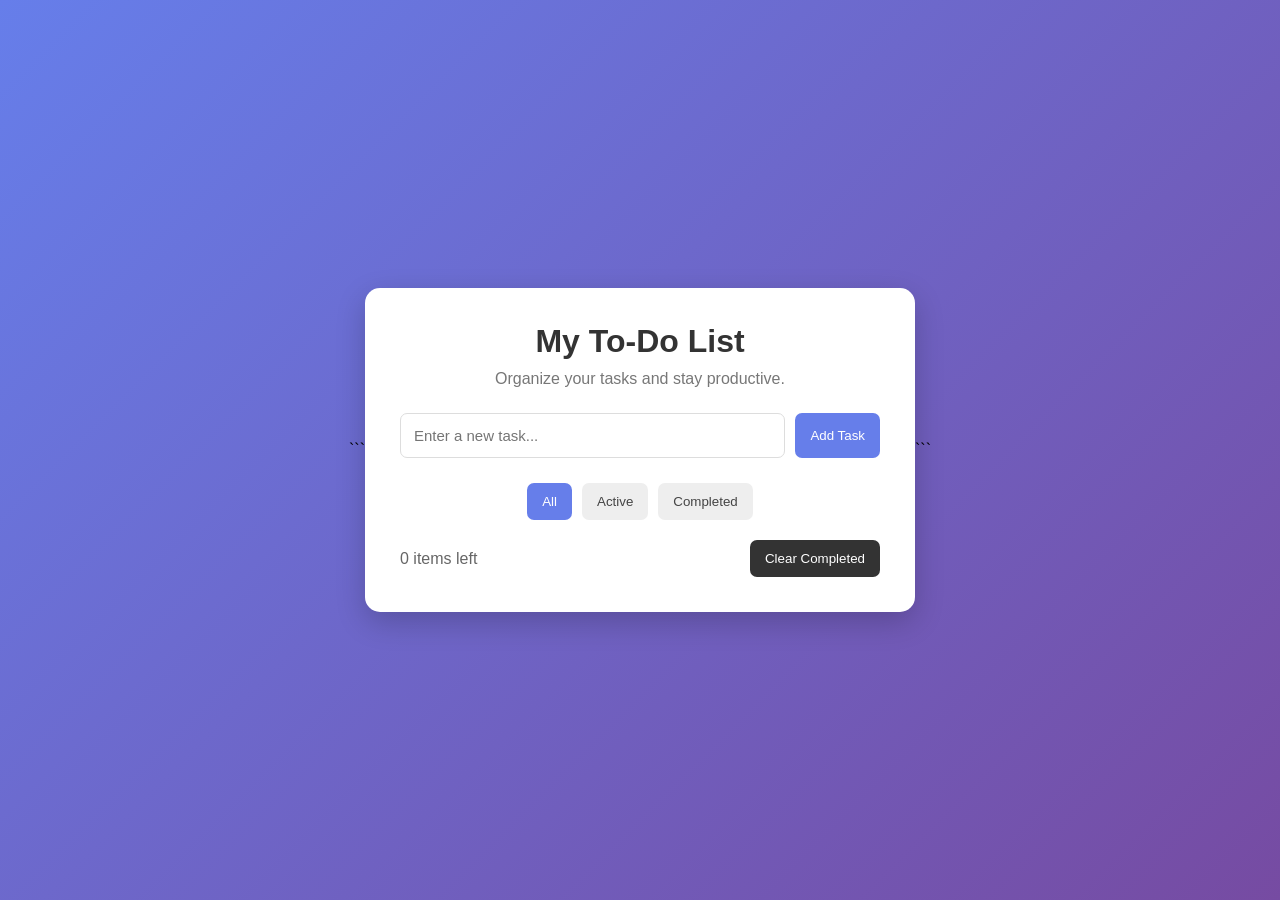
<file: index.html>
<!DOCTYPE html>

<html lang="en">
<head>
    <meta charset="UTF-8">
    <meta name="viewport" content="width=device-width, initial-scale=1.0">
    <title>My To-Do List | Michael Yugi</title>
    <link rel="stylesheet" href="styles.css">
    <script src="app.js" defer></script>
</head>
<body>

```
<main class="todo-container">
    <h1>My To-Do List</h1>
    <p class="subtitle">Organize your tasks and stay productive.</p>

    <form id="todo-form">
        <input
            type="text"
            id="task-input"
            placeholder="Enter a new task..."
            autocomplete="off"
        >
        <button type="submit" id="add-task">Add Task</button>
    </form>

    <div class="filters">
        <button type="button" class="filter-btn active" data-filter="all">All</button>
        <button type="button" class="filter-btn" data-filter="active">Active</button>
        <button type="button" class="filter-btn" data-filter="completed">Completed</button>
    </div>

    <ul id="task-list"></ul>

    <div class="todo-footer">
        <p id="items-left">0 items left</p>
        <button type="button" id="clear-completed">Clear Completed</button>
    </div>
</main>

```

</body>
</html>
</file>
<file: styles.css>
* {
  margin: 0;
  padding: 0;
  box-sizing: border-box;
  }

body {
font-family: Arial, sans-serif;
background: linear-gradient(135deg, #667eea, #764ba2);
min-height: 100vh;
display: flex;
justify-content: center;
align-items: center;
padding: 20px;
}

.todo-container {
background: white;
width: 100%;
max-width: 550px;
padding: 35px;
border-radius: 15px;
box-shadow: 0 10px 30px rgba(0, 0, 0, 0.2);
}

h1 {
text-align: center;
color: #333;
margin-bottom: 10px;
}

.subtitle {
text-align: center;
color: #777;
margin-bottom: 25px;
}

#todo-form {
display: flex;
gap: 10px;
margin-bottom: 25px;
}

#task-input {
flex: 1;
padding: 13px;
border: 1px solid #ddd;
border-radius: 7px;
font-size: 15px;
min-width: 0;
}

button {
cursor: pointer;
border: none;
border-radius: 7px;
padding: 11px 15px;
transition: 0.3s;
}

#add-task {
background: #667eea;
color: white;
}

#add-task:hover {
background: #4c5fd5;
}

.filters {
display: flex;
justify-content: center;
gap: 10px;
margin-bottom: 20px;
}

.filter-btn {
background: #eee;
color: #444;
}

.filter-btn.active {
background: #667eea;
color: white;
}

#task-list {
list-style: none;
}

.task-item {
display: flex;
align-items: center;
justify-content: space-between;
gap: 10px;
padding: 13px;
border-bottom: 1px solid #eee;
}

.task-text {
flex: 1;
cursor: pointer;
overflow-wrap: anywhere;
}

.task-item.completed .task-text {
text-decoration: line-through;
color: #999;
}

.delete-btn {
background: #ffeded;
color: #d33;
}

.delete-btn:hover {
background: #ffd5d5;
}

.todo-footer {
display: flex;
justify-content: space-between;
align-items: center;
gap: 10px;
margin-top: 20px;
color: #666;
}

#clear-completed {
background: #333;
color: white;
}

#clear-completed:hover {
background: #555;
}

@media (max-width: 480px) {
.todo-container {
padding: 20px;
}

#todo-form {
    flex-direction: column;
}

.todo-footer {
    flex-direction: column;
}

}
</file>
